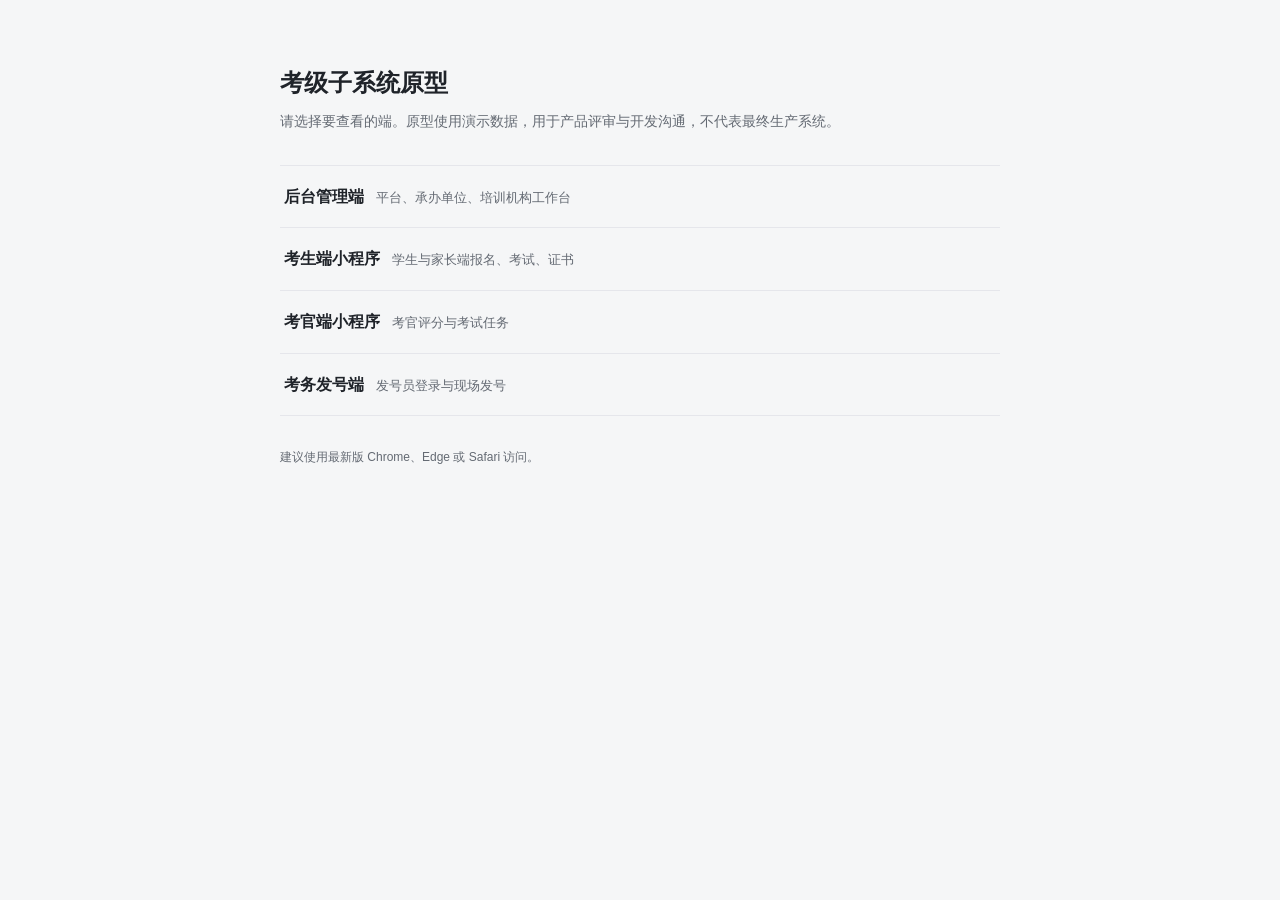
<file: current/index.html>
<!DOCTYPE html>
<html lang="zh-CN">
<head>
<meta charset="UTF-8" />
<meta name="viewport" content="width=device-width, initial-scale=1" />
<title>考级子系统原型</title>
<style>
  :root {
    --brand: #1677ff;
    --ink: #1f2329;
    --muted: #646a73;
    --line: #e5e6eb;
    --bg: #f5f6f7;
  }
  * { box-sizing: border-box; }
  body {
    margin: 0;
    padding: 64px 24px;
    background: var(--bg);
    color: var(--ink);
    font: 14px/1.6 -apple-system, "PingFang SC", "Microsoft YaHei", sans-serif;
  }
  main { max-width: 720px; margin: 0 auto; }
  h1 { margin: 0 0 8px; font-size: 24px; letter-spacing: 0; }
  .lede { margin: 0 0 32px; color: var(--muted); }
  ul { list-style: none; margin: 0; padding: 0; border-top: 1px solid var(--line); }
  li { border-bottom: 1px solid var(--line); }
  a {
    display: flex;
    align-items: baseline;
    gap: 12px;
    padding: 18px 4px;
    color: var(--ink);
    text-decoration: none;
  }
  a:hover .name { color: var(--brand); }
  .name { font-size: 16px; font-weight: 600; }
  .desc { color: var(--muted); font-size: 13px; }
  footer { margin-top: 32px; color: var(--muted); font-size: 12px; }
</style>
</head>
<body>
<main>
  <h1>考级子系统原型</h1>
  <p class="lede">请选择要查看的端。原型使用演示数据，用于产品评审与开发沟通，不代表最终生产系统。</p>
  <ul>
    <li><a href="./admin/"><span class="name">后台管理端</span><span class="desc">平台、承办单位、培训机构工作台</span></a></li>
    <li><a href="./student/"><span class="name">考生端小程序</span><span class="desc">学生与家长端报名、考试、证书</span></a></li>
    <li><a href="./judge/"><span class="name">考官端小程序</span><span class="desc">考官评分与考试任务</span></a></li>
    <li><a href="./student/#issuer-login"><span class="name">考务发号端</span><span class="desc">发号员登录与现场发号</span></a></li>
  </ul>
  <footer>建议使用最新版 Chrome、Edge 或 Safari 访问。</footer>
</main>
</body>
</html>
</file>
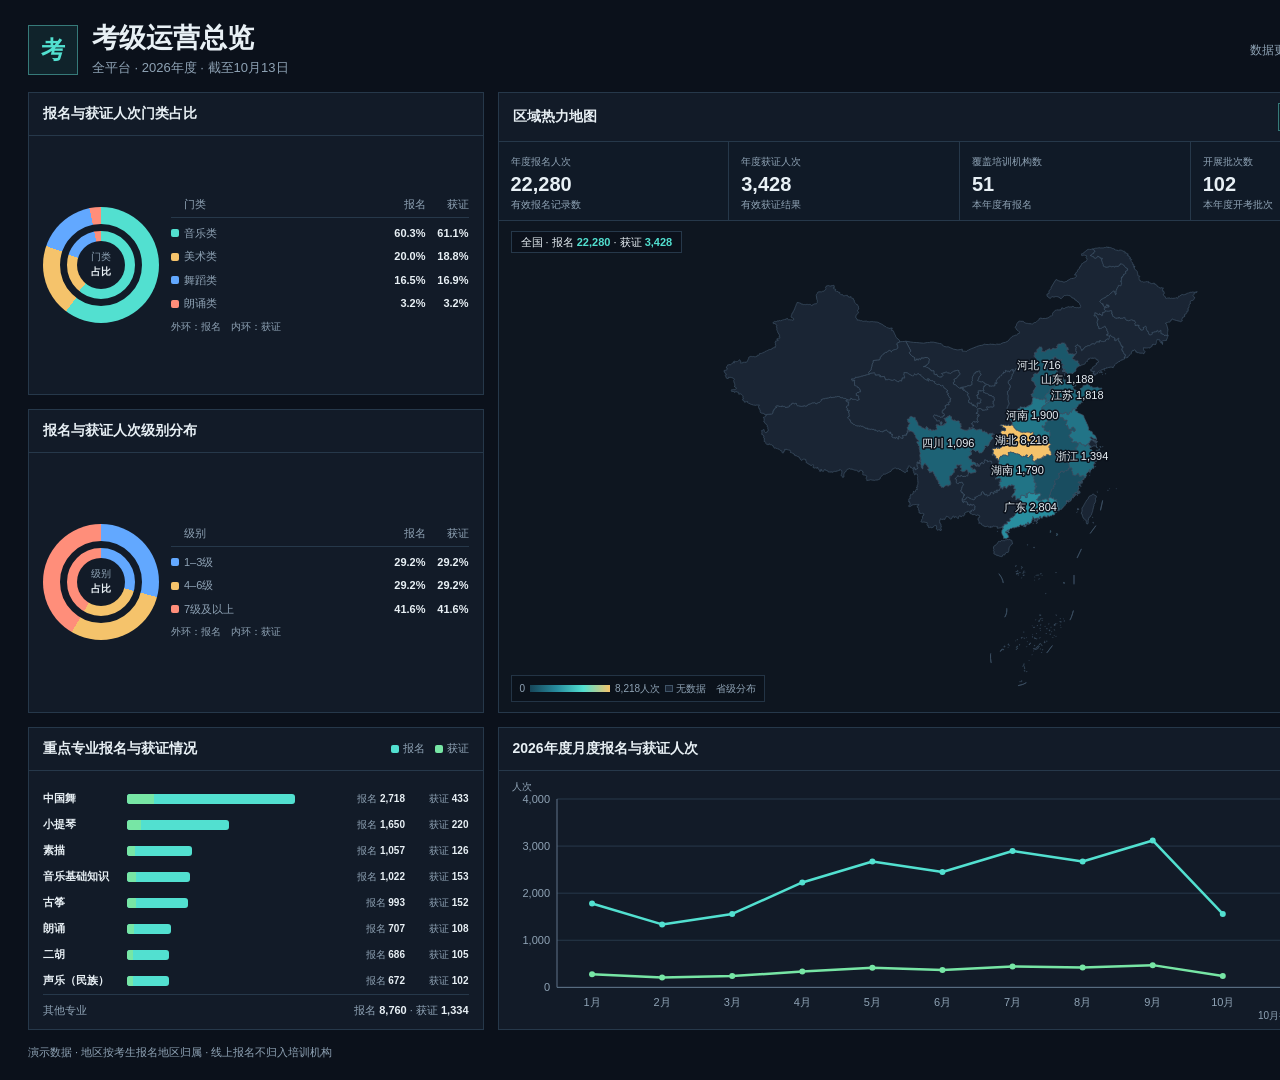
<file: current/admin/__drill-test.html>
<!doctype html>
<html lang="zh-CN">
<head>
<meta charset="utf-8">
<title>drill test</title>
<style>html,body{margin:0;background:#000}iframe{width:1920px;height:1080px;border:0;display:block}</style>
</head>
<body>
<iframe id="stage" src="./exam-dashboard-cockpit.html"></iframe>
<script>
(function () {
  var depth = Number((location.search.match(/depth=(\d+)/) || [])[1] || 0);
  var frame = document.getElementById("stage");
  function click(selector) {
    var node = frame.contentDocument.querySelector(selector);
    if (!node) { console.log("missing target: " + selector); return false; }
    node.dispatchEvent(new MouseEvent("click", { bubbles: true }));
    return true;
  }
  frame.addEventListener("load", function () {
    setTimeout(function () {
      if (depth >= 1) click('[data-heat-city="wuhan"]');
      setTimeout(function () {
        if (depth >= 2) click('[data-heat-district="\u6d2a\u5c71\u533a"]');
      }, 400);
    }, 700);
  });
}());
</script>
</body>
</html>
</file>
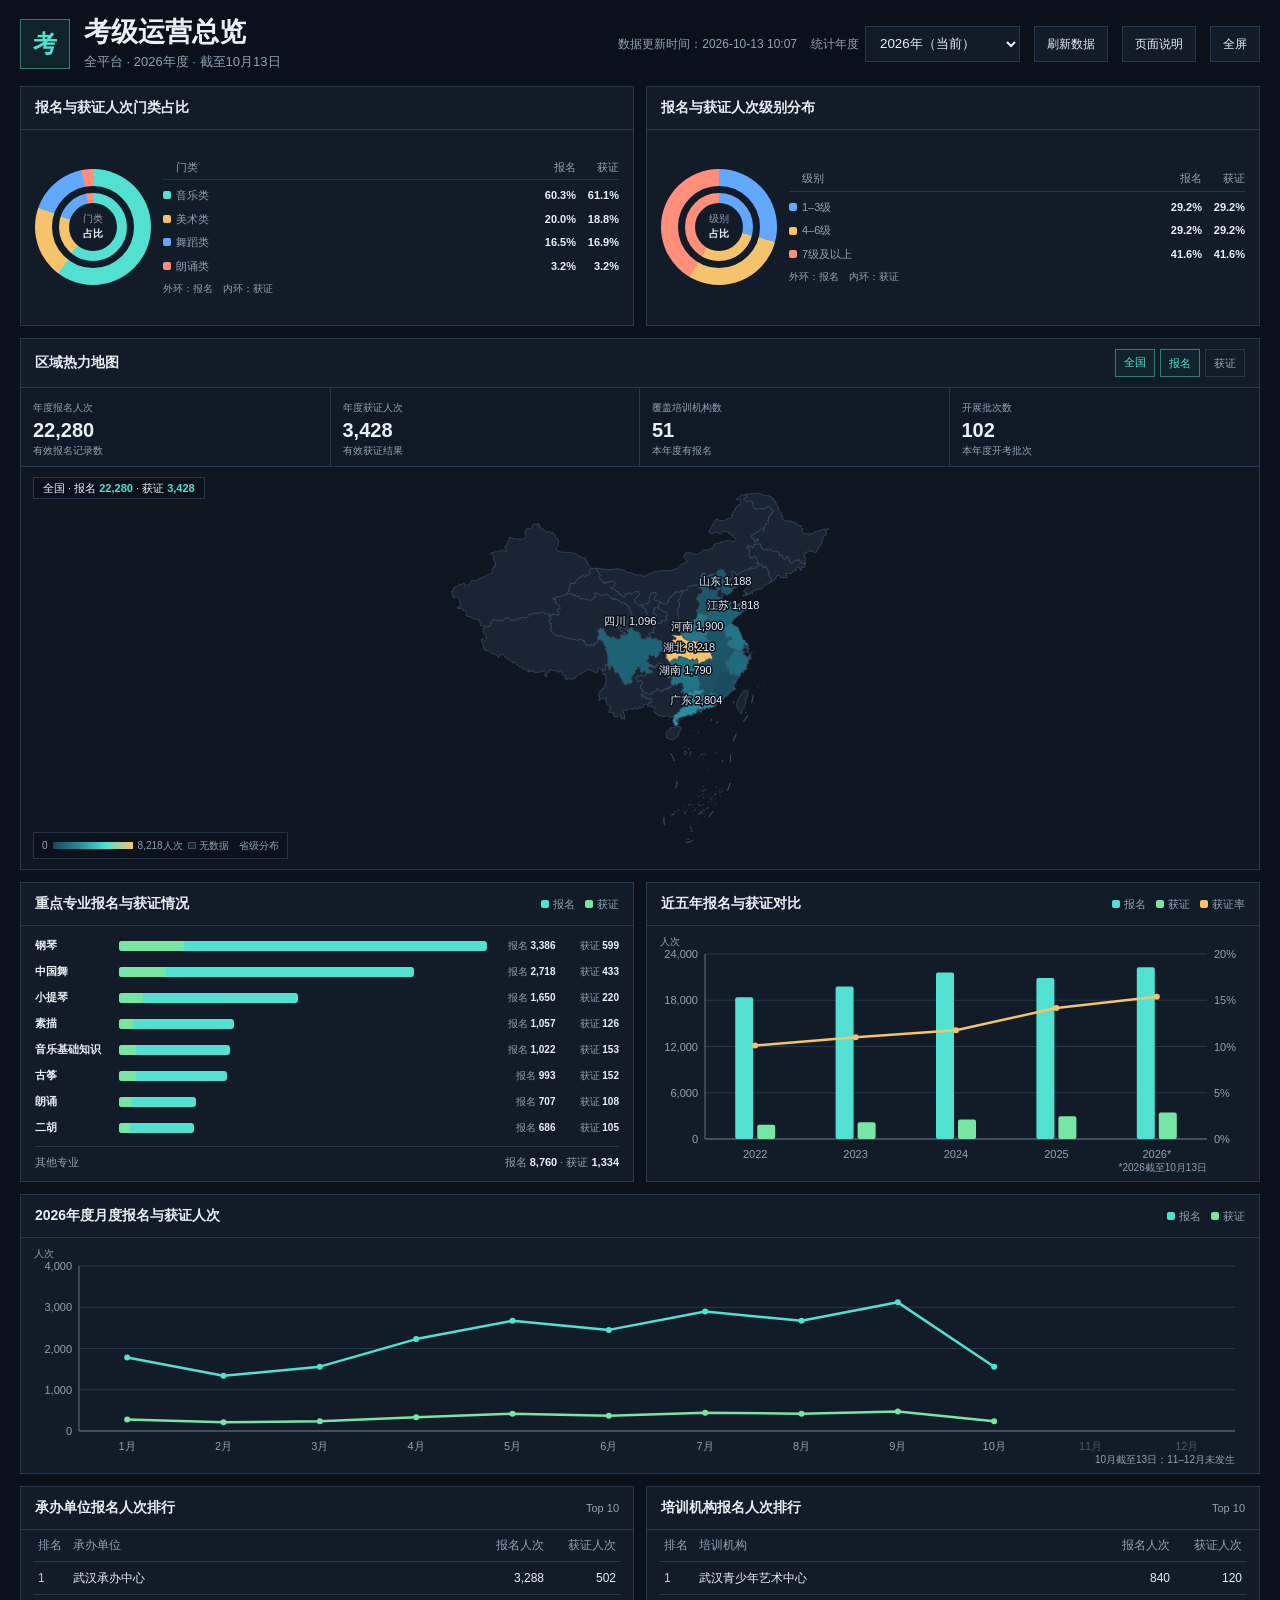
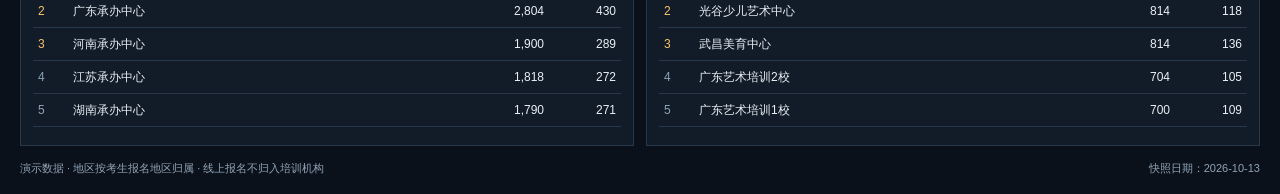
<file: current/admin/exam-dashboard-cockpit.html>
<!doctype html>
<html lang="zh-CN">
<head>
  <meta charset="utf-8">
  <meta name="viewport" content="width=device-width, initial-scale=1">
  <title>考级运营总览</title>
  <style>
    :root { --bg:#0b111b; --panel:#121b28; --line:#26384a; --text:#e8f0f5; --muted:#8fa3b5; --cyan:#52e0d0; --green:#77e6a5; --blue:#62a8ff; --amber:#f5c36b; --coral:#ff8e7a; }
    * { box-sizing:border-box; }
    html,body { margin:0; min-height:100%; background:var(--bg); color:var(--text); font:14px/1.5 "PingFang SC","Microsoft YaHei",sans-serif; }
    button { font:inherit; }
    button:focus-visible { outline:2px solid var(--amber); outline-offset:3px; }
    .cockpit { height:100vh; min-height:960px; padding:22px 28px 18px; display:grid; grid-template-rows:auto minmax(0,1fr) auto; gap:14px; }
    .topbar,.brand,.top-actions { display:flex; align-items:center; gap:14px; }
    .topbar { justify-content:space-between; gap:24px; }
    .brand-mark { width:50px; height:50px; flex-shrink:0; border:1px solid #367a79; background:#10232b; color:var(--cyan); display:grid; place-items:center; font-size:24px; font-weight:800; }
    h1 { margin:0; font-size:27px; line-height:1.2; }
    .brand-sub { margin:4px 0 0; color:var(--muted); font-size:13px; }
    .top-actions { color:var(--muted); font-size:12px; flex-wrap:wrap; justify-content:flex-end; }
    .year-picker { display:inline-flex; align-items:center; gap:6px; color:var(--muted); }
    .year-picker label { white-space:nowrap; }
    .year-picker select { min-width:92px; height:36px; padding:0 28px 0 10px; border:1px solid var(--line); background:var(--panel); color:var(--text); cursor:pointer; }
    .control { height:36px; padding:0 12px; background:var(--panel); color:var(--text); border:1px solid var(--line); cursor:pointer; }
    .explain-dialog { position:fixed; inset:0; z-index:20; display:flex; justify-content:flex-end; background:rgba(3,8,15,.68); }
    .explain-dialog[hidden] { display:none; }
    .explain-panel { width:min(680px,94vw); height:100%; overflow:auto; padding:24px 28px 36px; border-left:1px solid var(--line); background:#101a27; box-shadow:-18px 0 40px rgba(0,0,0,.28); }
    .explain-head { display:flex; align-items:flex-start; justify-content:space-between; gap:18px; padding-bottom:16px; border-bottom:1px solid var(--line); }
    .explain-head h2 { margin:0; font-size:20px; }
    .explain-head p { margin:5px 0 0; color:var(--muted); font-size:12px; }
    .explain-close { width:32px; height:32px; border:1px solid var(--line); background:transparent; color:var(--text); cursor:pointer; font-size:20px; line-height:1; }
    .explain-section { padding:16px 0; border-bottom:1px solid var(--line); }
    .explain-section:last-child { border-bottom:0; }
    .explain-section h3 { margin:0 0 8px; color:var(--cyan); font-size:14px; }
    .explain-section p { margin:5px 0; color:var(--muted); font-size:12px; line-height:1.7; }
    .explain-section strong { color:var(--text); font-weight:600; }
    .explain-list { display:grid; gap:7px; margin:0; padding-left:18px; color:var(--muted); font-size:12px; line-height:1.65; }
    .heat-metrics { display:grid; grid-template-columns:repeat(4,minmax(0,1fr)); border-bottom:1px solid var(--line); background:#101a27; }
    .heat-metric { min-width:0; padding:8px 12px; border-right:1px solid var(--line); }
    .heat-metric:last-child { border-right:0; }
    .heat-metric .metric-label,.heat-metric .metric-foot { color:var(--muted); font-size:10px; }
    .heat-metric .metric-value { display:block; margin:2px 0; color:var(--text); font-size:20px; font-weight:800; line-height:1.1; font-variant-numeric:tabular-nums; }
    .main { min-height:0; display:grid; grid-template-columns:repeat(4,minmax(0,1fr)); grid-template-rows:repeat(3,minmax(0,1fr)); gap:14px; }
    .cell { min-width:0; min-height:0; display:grid; grid-template-rows:auto minmax(0,1fr); border:1px solid var(--line); background:var(--panel); }
    .cell-pie { grid-area:1 / 1 / 2 / 2; }
    .cell-ring { grid-area:2 / 1 / 3 / 2; }
    .cell-bars { grid-area:3 / 1 / 4 / 2; }
    .cell-heat { grid-area:1 / 2 / 3 / 4; grid-template-rows:auto auto minmax(0,1fr); }
    .cell-trend { grid-area:3 / 2 / 4 / 4; }
    .cell-years { grid-area:1 / 4 / 2 / 5; }
    .cell-organizer { grid-area:2 / 4 / 3 / 5; }
    .cell-training { grid-area:3 / 4 / 4 / 5; }
    .panel-head { padding:10px 14px; border-bottom:1px solid var(--line); display:flex; align-items:center; justify-content:space-between; flex-wrap:wrap; gap:6px 10px; min-height:43px; }
    .panel-head h2 { margin:0; font-size:14px; line-height:1.4; }
    .series-legend { display:flex; align-items:center; gap:10px; color:var(--muted); font-size:11px; }
    .series-legend span { display:inline-flex; align-items:center; gap:4px; }
    .series-legend i { width:8px; height:8px; border-radius:2px; background:var(--cyan); }
    .series-legend .cert { background:var(--green); }
    .category-compare { min-height:0; padding:14px; display:grid; grid-template-columns:116px minmax(0,1fr); gap:12px; align-items:center; }
    .double-donut { width:116px; aspect-ratio:1; border-radius:50%; display:grid; place-items:center; }
    .double-donut-inner { width:82px; aspect-ratio:1; border:7px solid var(--panel); border-radius:50%; display:grid; place-items:center; }
    .double-donut-center { width:48px; aspect-ratio:1; border-radius:50%; background:var(--panel); display:grid; place-content:center; gap:1px; text-align:center; }
    .double-donut-center span { color:var(--muted); font-size:10px; line-height:1.2; }
    .double-donut-center b { font-size:10px; }
    .category-legend { min-width:0; display:grid; gap:7px; }
    .category-legend-head,.category-legend-row { display:grid; grid-template-columns:8px minmax(40px,1fr) 38px 38px; gap:5px; align-items:center; font-size:11px; }
    .category-legend-head { color:var(--muted); padding-bottom:4px; border-bottom:1px solid var(--line); }
    .category-legend-row { color:var(--muted); }
    .category-legend-row i { width:8px; height:8px; background:var(--c); border-radius:2px; }
    .category-legend-row strong,.category-legend-head span:nth-last-child(-n+2) { text-align:right; font-variant-numeric:tabular-nums; }
    .category-legend-row strong { color:var(--text); font-weight:600; }
    .ring-key { display:flex; flex-wrap:wrap; gap:6px 10px; font-size:10px; color:var(--muted); }
    .major-body { padding:10px 14px; min-height:0; display:grid; grid-template-rows:minmax(0,1fr) auto; gap:7px; }
    .scroll-viewport { min-height:0; overflow-y:auto; scrollbar-width:none; }
    .scroll-viewport::-webkit-scrollbar { display:none; }
    .major-list { display:grid; gap:4px; }
    .major-row { min-width:0; min-height:22px; display:grid; grid-template-columns:76px minmax(48px,1fr) 124px; gap:8px; align-items:center; font-size:11px; }
    .major-row strong { font-weight:600; line-height:1.2; overflow-wrap:anywhere; }
    .major-track { height:10px; width:var(--enroll-width); min-width:2px; border-radius:3px; background:var(--cyan); position:relative; overflow:hidden; }
    .major-track i { position:absolute; inset:0 auto 0 0; width:var(--cert-ratio); background:var(--green); }
    .major-stats { display:grid; grid-template-columns:1fr 1fr; gap:3px; color:var(--muted); font-size:10px; text-align:right; font-variant-numeric:tabular-nums; }
    .major-stats b { color:var(--text); }
    .major-summary { display:flex; justify-content:space-between; flex-wrap:wrap; gap:4px 8px; padding-top:7px; border-top:1px solid var(--line); color:var(--muted); font-size:11px; }
    .major-summary b { color:var(--text); font-weight:600; }
    .chart { padding:8px 10px 6px; min-height:0; }
    .chart svg { display:block; width:100%; height:100%; }
    .chart-grid { stroke:var(--line); stroke-width:1; }
    .chart-axis { stroke:#60758a; stroke-width:1; }
    .chart-label { fill:var(--muted); font-size:11px; }
    .chart-title { fill:var(--muted); font-size:10px; }
    .chart-line { fill:none; stroke-width:2.5; stroke-linejoin:round; stroke-linecap:round; }
    .table-wrap { min-height:0; padding:0 12px 8px; display:grid; grid-template-rows:minmax(0,1fr); }
    .ranking-scroll { min-height:0; }
    table { width:100%; border-collapse:collapse; table-layout:fixed; }
    th,td { padding:7px 5px; border-bottom:1px solid var(--line); font-size:12px; text-align:left; }
    th { color:var(--muted); font-weight:500; white-space:nowrap; }
    th:first-child,td:first-child { width:35px; }
    th:nth-last-child(-n+2),td:nth-last-child(-n+2) { width:72px; text-align:right; font-variant-numeric:tabular-nums; }
    td:nth-child(2) { white-space:nowrap; overflow:hidden; text-overflow:ellipsis; }
    tbody tr:last-child td { border-bottom:0; }
    .rank { color:var(--muted); }
    tr:nth-child(-n+3) .rank { color:var(--amber); }
    .heat-body { min-height:0; display:grid; grid-template-rows:minmax(0,1fr); }
    .heat-canvas { position:relative; min-height:0; background:#0e1620; overflow:hidden; }
    .heat-canvas svg { display:block; width:100%; height:100%; }
    .heat-shape { stroke:#405467; stroke-width:.7; vector-effect:non-scaling-stroke; }
    .heat-shape.is-hot { cursor:zoom-in; }
    .heat-shape:hover,.heat-shape:focus-visible { stroke:var(--cyan); stroke-width:1.8; outline:none; }
    .heat-shape.is-focus { stroke:var(--cyan); stroke-width:2; }
    .heat-label { fill:var(--text); font-size:11px; paint-order:stroke; stroke:#0b111b; stroke-width:3; stroke-linejoin:round; pointer-events:none; }
    .heat-overlay { position:absolute; left:12px; top:10px; }
    .heat-scope { padding:4px 9px; border:1px solid var(--line); background:#0b111be8; font-size:11px; }
    .heat-scope b { color:var(--cyan); }
    .heat-tip { position:absolute; z-index:2; padding:8px 10px; min-width:130px; border:1px solid #367a79; background:#0b111bf5; color:var(--muted); font-size:11px; pointer-events:none; }
    .heat-tip strong { display:block; color:var(--text); margin-bottom:4px; }
    .heat-tip span { display:block; }
    .heat-tip b { color:var(--text); }
    .panel-tools,.heat-crumbs,.heat-tabs { display:flex; gap:5px; align-items:center; flex-wrap:wrap; }
    .heat-crumb,.heat-tab { padding:4px 8px; min-height:28px; border:1px solid var(--line); background:transparent; color:var(--muted); font-size:11px; cursor:pointer; }
    .heat-crumb.is-current,.heat-tab.active { border-color:#367a79; color:var(--cyan); background:#10232b; }
    .heat-sep { color:var(--muted); }
    .heat-foot { position:absolute; left:12px; bottom:10px; z-index:3; display:flex; align-items:center; flex-wrap:wrap; gap:6px 10px; max-width:calc(100% - 24px); padding:5px 8px; border:1px solid rgba(38,56,74,.9); background:rgba(11,17,27,.84); font-size:10px; color:var(--muted); }
    .heat-legend { display:flex; gap:5px; align-items:center; }
    .heat-ramp { width:80px; height:7px; background:linear-gradient(90deg,#174659,#278c9e,#52e0d0,#f5c36b); }
    .heat-empty i { display:inline-block; width:8px; height:7px; margin-right:3px; border:1px solid #405467; background:#1a2534; }
    .footer { display:flex; justify-content:space-between; flex-wrap:wrap; gap:5px 16px; color:var(--muted); font-size:11px; }
    .refresh-status { color:var(--green); min-height:18px; }
    [hidden] { display:none!important; }
    @media (max-width:1600px) {
      .cockpit { height:auto; min-height:100vh; padding:16px 20px; }
      .metric-value { font-size:28px; }
      .main { grid-template-columns:repeat(2,minmax(0,1fr)); grid-template-rows:240px 260px 260px 300px 280px 260px; gap:12px; }
      .cell-pie { grid-area:1 / 1 / 2 / 2; }
      .cell-ring { grid-area:1 / 2 / 2 / 3; }
      .cell-heat { grid-area:2 / 1 / 4 / 3; }
      .cell-bars { grid-area:4 / 1 / 5 / 2; }
      .cell-years { grid-area:4 / 2 / 5 / 3; }
      .cell-trend { grid-area:5 / 1 / 6 / 3; }
      .cell-organizer { grid-area:6 / 1 / 7 / 2; }
      .cell-training { grid-area:6 / 2 / 7 / 3; }
    }
    @media (max-width:800px) {
      .cockpit { padding:14px 12px; gap:12px; }
      .topbar { align-items:flex-start; flex-direction:column; gap:10px; }
      .top-actions { justify-content:flex-start; gap:8px; }
      .heat-metrics { grid-template-columns:repeat(2,minmax(0,1fr)); }
      .heat-metric:nth-child(2) { border-right:0; }
      .heat-metric:nth-child(-n+2) { border-bottom:1px solid var(--line); }
      h1 { font-size:23px; }
      .heat-metric { padding:8px 10px; }
      .main { display:flex; flex-direction:column; }
      .main>.cell { min-height:260px; }
      .main>.cell-heat { min-height:420px; order:-1; }
      .main>.cell-bars { min-height:300px; }
      .category-compare { grid-template-columns:112px minmax(0,1fr); padding:12px; gap:10px; }
      .double-donut { width:112px; }
      .major-row { grid-template-columns:72px minmax(36px,1fr) 118px; gap:6px; }
      .table-wrap { padding:0 8px 8px; }
      th,td { font-size:11px; }
      th:nth-last-child(-n+2),td:nth-last-child(-n+2) { width:65px; }
      .heat-foot { font-size:10px; }
    }
  </style>
</head>
<body>
  <div class="cockpit">
    <header class="topbar">
      <div class="brand"><div class="brand-mark">考</div><div><h1>考级运营总览</h1><p class="brand-sub" data-brand-sub>全平台 · 2026年度 · 截至10月13日</p></div></div>
      <div class="top-actions"><span>数据更新时间：<time data-updated-at datetime="2026-10-13T10:07:00+08:00">2026-10-13 10:07</time></span><div class="year-picker"><label for="dashboard-year">统计年度</label><select id="dashboard-year" data-year-picker aria-label="选择统计年度"></select></div><button class="control" type="button" data-refresh>刷新数据</button><button class="control" type="button" data-explain>页面说明</button><button class="control" type="button" data-fullscreen>全屏</button></div>
    </header>
    <main class="main">
      <section class="cell cell-pie"><div class="panel-head"><h2>报名与获证人次门类占比</h2></div><div class="category-compare" data-category-chart></div></section>
      <section class="cell cell-ring"><div class="panel-head"><h2>报名与获证人次级别分布</h2></div><div class="category-compare" data-level-chart></div></section>
      <section class="cell cell-bars">
        <div class="panel-head"><h2>重点专业报名与获证情况</h2><div class="series-legend"><span><i></i>报名</span><span><i class="cert"></i>获证</span></div></div>
        <div class="major-body"><div class="scroll-viewport" data-major-scroll role="region" aria-label="重点专业 Top 10 排名，可自动滚动"><div class="major-list" data-major-list></div></div><div class="major-summary" data-major-summary></div></div>
      </section>
      <section class="cell cell-heat">
        <div class="panel-head"><h2>区域热力地图</h2><div class="panel-tools"><nav class="heat-crumbs" data-heat-crumbs aria-label="区域下钻路径"></nav><div class="heat-tabs" role="group" aria-label="地图统计指标"><button class="heat-tab active" type="button" data-heat-metric="enroll" aria-pressed="true">报名</button><button class="heat-tab" type="button" data-heat-metric="cert" aria-pressed="false">获证</button></div></div></div>
        <div class="heat-metrics" aria-label="区域热力地图核心指标">
          <article class="heat-metric"><span class="metric-label">年度报名人次</span><strong class="metric-value" data-total-enroll></strong><div class="metric-foot">有效报名记录数</div></article>
          <article class="heat-metric"><span class="metric-label">年度获证人次</span><strong class="metric-value" data-total-cert></strong><div class="metric-foot">有效获证结果</div></article>
          <article class="heat-metric"><span class="metric-label">覆盖培训机构数</span><strong class="metric-value" data-total-training></strong><div class="metric-foot">本年度有报名</div></article>
          <article class="heat-metric"><span class="metric-label">开展批次数</span><strong class="metric-value" data-total-batches></strong><div class="metric-foot">本年度开考批次</div></article>
        </div>
        <div class="heat-body"><div class="heat-canvas" data-heat-canvas><svg data-heat-svg role="group" aria-label="全国报名热力地图"></svg><div class="heat-overlay"><span class="heat-scope" data-heat-scope></span></div><div class="heat-tip" data-heat-tip hidden></div><div class="heat-foot"><div class="heat-legend"><span data-heat-min></span><i class="heat-ramp" aria-hidden="true"></i><span data-heat-max></span><span class="heat-empty"><i></i>无数据</span></div><span data-heat-note></span></div></div></div>
      </section>
      <section class="cell cell-trend"><div class="panel-head"><h2 data-month-title>2026年度月度报名与获证人次</h2><div class="series-legend"><span><i></i>报名</span><span><i class="cert"></i>获证</span></div></div><div class="chart" data-month-chart><svg role="img" data-month-chart-label aria-label="2026年度各报名月报名与获证人次（同届口径）"></svg></div></section>
      <section class="cell cell-years"><div class="panel-head"><h2>近五年报名与获证对比</h2><div class="series-legend"><span><i></i>报名</span><span><i class="cert"></i>获证</span><span><i style="background:#f5c36b"></i>获证率</span></div></div><div class="chart" data-year-chart><svg role="img" aria-label="2022年至2026年报名与获证人次及获证率，2026年截至10月13日"></svg></div></section>
      <section class="cell cell-organizer"><div class="panel-head"><h2>承办单位报名人次排行</h2><span class="series-legend">Top 10</span></div><div class="table-wrap"><div class="scroll-viewport ranking-scroll" data-organizer-scroll role="region" aria-label="承办单位报名人次 Top 10 排名，可自动滚动"><table><thead><tr><th>排名</th><th>承办单位</th><th>报名人次</th><th>获证人次</th></tr></thead><tbody data-organizer-rows></tbody></table></div></div></section>
      <section class="cell cell-training"><div class="panel-head"><h2>培训机构报名人次排行</h2><span class="series-legend">Top 10</span></div><div class="table-wrap"><div class="scroll-viewport ranking-scroll" data-training-scroll role="region" aria-label="培训机构报名人次 Top 10 排名，可自动滚动"><table><thead><tr><th>排名</th><th>培训机构</th><th>报名人次</th><th>获证人次</th></tr></thead><tbody data-training-rows></tbody></table></div></div></section>
    </main>
    <footer class="footer"><span>演示数据 · 地区按考生报名地区归属 · 线上报名不归入培训机构</span><span class="refresh-status" role="status" aria-live="polite" data-refresh-status></span><span data-snapshot-label>快照日期：2026-10-13</span></footer>
  </div>
  <div class="explain-dialog" data-explain-dialog hidden>
    <aside class="explain-panel" role="dialog" aria-modal="true" aria-labelledby="explain-title">
      <div class="explain-head"><div><h2 id="explain-title">考级运营总览页面说明</h2><p>指标口径、数据来源、计算规则与交互说明</p></div><button class="explain-close" type="button" data-explain-close aria-label="关闭页面说明">×</button></div>
      <section class="explain-section"><h3>一、页面范围与通用口径</h3><p><strong>数据范围：</strong>全平台考级业务；当前原型使用本地演示数据，正式系统应替换为后端统计接口。</p><p><strong>统计周期：</strong>年度口径为当前年度，截至页面标注的快照日期；历史年度按自然年统计。</p><p><strong>数据范围：</strong>当前角色可见的已发布、已结束、已归档批次；待发布批次不计入。</p><p><strong>人次定义：</strong>以有效报名记录为统计单位。同一考生报名多个专业、级别或批次时，按多条报名记录计数，不按自然人去重。</p><p><strong>有效报名：</strong>已缴费、待退款的报名计入；待缴费、已取消、已退款不计入（待退款在退款完成前仍计入，退款完成后剔除）。</p><p><strong>获证归年：</strong>报名与获证均按报名 cohort 口径归属统计年度——以报名提交时间归年，该届的获证结果不按证书生效时间另归年度；证书以首次实际生效（发布）为准，预生成记录不计入获证，获证日期仅用于判断该届报名是否获证，不参与归年归月。</p><p><strong>历史年度：</strong>历史年度数据按当前有效状态回算，非冻结快照；跨年退款、撤销会导致历史年度数字调整。</p></section>
      <section class="explain-section"><h3>二、区域热力地图内核心指标</h3><ul class="explain-list"><li><strong>年度报名人次：</strong>定义为当前年度有效报名记录数；来源为报名记录的 registration、year、报名状态字段；公式为 COUNT(有效报名记录)，有效报名状态见第一节。</li><li><strong>年度获证人次：</strong>定义为当前年度报名 cohort 中已获证的报名记录数；以首次实际生效（发布）的获证结果为准，预生成不计入；获证日期仅用于判断该届报名是否获证，不参与归年归月。</li><li><strong>覆盖培训机构数：</strong>定义为当前年度存在有效报名的培训机构去重数量；来源为报名记录 training 字段；公式为 COUNT(DISTINCT training)，平台直属或无培训机构归属不计入机构数。</li><li><strong>开展批次数：</strong>定义为统计年度内开展考试的批次去重数量；来源为批次的计划开考时间（exam_start_time）与生命周期状态；口径为 exam_start_time 落在统计年度内、且生命周期处于已发布、已结束、已归档的批次去重数。</li></ul></section>
      <section class="explain-section"><h3>三、门类占比与级别分布</h3><p><strong>门类占比：</strong>外环为报名人次，内环为获证人次；按音乐类、美术类、舞蹈类、朗诵类分组。各类占比 = 本类人次 ÷ 全部有效人次 × 100%，百分比按展示精度四舍五入，合计可能因四舍五入出现 1 个百分点误差。</p><p><strong>级别分布：</strong>按 1–3 级、4–6 级、7 级及以上三组统计，11 级（表演文凭级）计入第三组；计算方式与门类一致。图例、悬浮提示和中心文字用于区分报名与获证两个口径，无点击下钻。</p></section>
      <section class="explain-section"><h3>四、重点专业报名与获证情况</h3><p>按专业报名人次降序展示 Top 10；蓝绿色底条表示报名人次相对最大专业的比例，绿色覆盖部分表示获证人次占该专业报名人次的比例。右侧展示报名人次与获证人次。其余专业合并为“其他专业”，只展示汇总数，不参与 Top 10 条形排名。</p><p><strong>获证率：</strong>获证人次 ÷ 报名人次 × 100%。当前页面以数值和条形覆盖表达规模与转化关系，不承载专业筛选或点击跳转。</p></section>
      <section class="explain-section"><h3>五、区域热力地图</h3><p><strong>数据来源：</strong>按考生报名所在地区汇总报名与获证结果（取考生地区，不取报名机构地址、不取考点地址；线上批次无考点，同样按考生地区归类；未归属地区单独计量，不归入默认地区）；地图颜色按当前选中的报名或获证口径计算区域值，颜色越亮表示人数越多。</p><ul class="explain-list"><li>默认展示全国省级地图，点击湖北省进入省级市州地图。</li><li>点击市州进入市级区县地图，点击区县进入区县聚焦视图。</li><li>面包屑支持返回全国、省、市任一层级；“报名/获证”按钮切换地图统计口径。</li><li>无下级地理边界资源的地区只展示当前层级，不伪造市县地图；无数据区域显示为无数据。</li></ul></section>
      <section class="explain-section"><h3>六、趋势、近五年与排行</h3><p><strong>本年度月度趋势：</strong>按报名提交月份统计报名人次；获证人次按所属报名月份统计（同届 cohort 口径，不按证书生效月份另归）。横轴为月份，纵轴为人次。未到月份不绘制数据，避免把未来月份误显示为 0。</p><p><strong>近五年对比：</strong>按自然年对比报名人次、获证人次和获证率；当前年度按快照日期统计，历史年度按完整年度统计且为当前有效状态回算值（见第一节）。获证率 = 该年度报名 cohort 的获证人次 ÷ 报名人次（同届转化）。报名与获证使用同一人数轴，获证率使用右侧百分比轴。</p><p><strong>承办单位/培训机构排行：</strong>按报名人次降序取 Top 10，同时展示对应获证人次；承办单位按报名记录 organiser 归属，培训机构按 training 归属。承办单位榜仅纳入组织类型为承办单位的批次所属单位，平台直属批次与培训机构自有批次不进入承办榜，其数据仍计入总览及其他分布。线上报名无培训机构归属，不纳入培训机构排行。</p></section>
      <section class="explain-section"><h3>七、刷新与权限</h3><p><strong>刷新数据：</strong>当前为原型演示按钮，点击后重新计算本地演示数据并更新更新时间；正式系统应调用驾驶舱统计接口后再更新页面。</p><p><strong>页面权限：</strong>驾驶舱只读，不提供报名、成绩、证书等业务操作；正式系统应按平台、承办单位和培训机构的数据权限返回可见范围。</p></section>
    </aside>
  </div>
  <script src="./exam-dashboard-china-geo.js"></script>
  <script src="./exam-dashboard-hubei-geo.js"></script>
  <script>
    (function () {
      "use strict";
      var SNAPSHOT_YEAR = 2026, SNAPSHOT_MONTH = 10;
      var chinaGeo = window.HBYX_CHINA_GEO || [];
      var heatGeo = window.HBYX_HUBEI_GEO || {};
      var CITY_SCOPES = { "武汉市":"wuhan", "宜昌市":"yichang", "襄阳市":"xiangyang", "黄石市":"huangshi", "十堰市":"shiyan", "荆州市":"jingzhou" };
      var CITY_WEIGHTS = [["武汉市",10],["宜昌市",5],["襄阳市",4],["黄石市",2],["十堰市",2],["荆州市",2]];
      var REGION_WEIGHTS = [["湖北省",8200],["湖南省",1800],["广东省",2800],["河南省",1900],["浙江省",1400],["四川省",1100],["江苏省",1800],["山东省",1200],["河北省",700],["安徽省",600],["江西省",480],["福建省",300]];
      var MONTH_WEIGHTS = [8,6,7,10,12,11,13,12,14,7];
      var CATEGORY_COLORS = ["#52e0d0","#f5c36b","#62a8ff","#ff8e7a"];
      var MAJORS = [
        ["钢琴","音乐类",9480,1688],["中国舞","舞蹈类",7610,1220],["小提琴","音乐类",4620,620],["素描","美术类",2960,356],["音乐基础知识","音乐类",2860,432],["古筝","音乐类",2780,428],
        ["二胡","音乐类",1920,296],["声乐（民族）","音乐类",1880,288],["声乐（通俗）","音乐类",1760,270],["电子琴","音乐类",1480,226],["少儿歌唱","音乐类",1420,216],
        ["竹笛","音乐类",1260,194],["葫芦丝","音乐类",1180,182],["民谣吉他","音乐类",1060,162],["古典吉他","音乐类",980,150],["长笛","音乐类",920,140],["单簧管","音乐类",760,116],
        ["萨克斯管","音乐类",680,104],["手风琴","音乐类",620,94],["大提琴","音乐类",560,86],["小号","音乐类",480,72],["电吉他","音乐类",460,70],["爵士鼓","音乐类",420,64],
        ["国际标准舞","舞蹈类",1580,242],["芭蕾舞","舞蹈类",1120,172],["硬笔书法","美术类",1680,258],["软笔书法","美术类",1420,218],["儿童画","美术类",1380,212],["速写","美术类",1080,166],
        ["水粉画","美术类",880,134],["水彩画","美术类",760,116],["漫画","美术类",680,104],["人物","美术类",620,94],["山水","美术类",560,86],["花鸟","美术类",480,74],["朗诵","朗诵类",1980,304]
      ];
      var YEAR_SEEDS = [[2022,18400,1860],[2023,19800,2180],[2024,21600,2540],[2025,20900,2960],[2026,22280,3428]];
      function fmt(value) { return Number(value).toLocaleString("zh-CN"); }
      function esc(value) { return String(value).replace(/[&<>"']/g,function(c){return {"&":"&amp;","<":"&lt;",">":"&gt;",'"':"&quot;","'":"&#39;"}[c];}); }
      function svgEl(tag,attrs,text) {
        var node=document.createElementNS("http://www.w3.org/2000/svg",tag);
        Object.keys(attrs||{}).forEach(function(k){node.setAttribute(k,attrs[k]);});
        if(text!==undefined) node.textContent=text;
        return node;
      }
      // Largest remainder allocation keeps every generated dimension total exact.
      function allocate(total,weights) {
        var sum=weights.reduce(function(a,b){return a+b;},0);
        var parts=weights.map(function(w,index){var raw=total*w/sum;return {index:index,value:Math.floor(raw),remainder:raw%1};});
        var left=total-parts.reduce(function(s,p){return s+p.value;},0);
        parts.slice().sort(function(a,b){return b.remainder-a.remainder||a.index-b.index;}).slice(0,left).forEach(function(p){p.value++;});
        return parts.map(function(p){return p.value;});
      }
      function slots(quotas,values) {
        var result=[];
        quotas.forEach(function(count,index){for(var i=0;i<count;i++) result.push(values[index]);});
        return result;
      }
      function gcd(a,b) { while(b){var t=b;b=a%b;a=t;}return a; }
      function stepFor(total,start) { while(gcd(total,start)!==1) start++;return start; }
      function cityFor(index) {
        var slot=(index*7)%25, cursor=0;
        for(var i=0;i<CITY_WEIGHTS.length;i++){cursor+=CITY_WEIGHTS[i][1];if(slot<cursor)return CITY_WEIGHTS[i][0];}
      }
      // Multiple registrations may share a candidate and batch; each result belongs to one registration.
      // These are view-only facts, not an API or education-standard field dictionary.
      function buildFacts() {
        var facts=[];
        YEAR_SEEDS.forEach(function(seed) {
          var year=seed[0],total=seed[1];
          var enrollQuotas=allocate(total,MAJORS.map(function(m){return m[2];}));
          var certQuotas=allocate(seed[2],MAJORS.map(function(m){return m[3];}));
          var regions=slots(allocate(total,REGION_WEIGHTS.map(function(r){return r[1];})),REGION_WEIGHTS.map(function(r){return r[0];}));
          var months=slots(allocate(total,year===SNAPSHOT_YEAR?MONTH_WEIGHTS:MONTH_WEIGHTS.concat([9,8])),year===SNAPSHOT_YEAR?[1,2,3,4,5,6,7,8,9,10]:[1,2,3,4,5,6,7,8,9,10,11,12]);
          var regionStep=stepFor(total,9973),monthStep=stepFor(total,7919),serial=0;
          MAJORS.forEach(function(major,majorIndex) {
            for(var j=0;j<enrollQuotas[majorIndex];j++,serial++){
              var cohortIndex=Math.floor(serial/2);
              var province=regions[(cohortIndex*regionStep)%total];
              var city=province==="湖北省"?cityFor(cohortIndex):province.replace(/省$/,"");
              var scope=CITY_SCOPES[city],districts=heatGeo[scope]||[];
              var district=districts.length?districts[(cohortIndex*3)%districts.length].n:"";
              var organiser=city.replace(/市$/,"")+"承办中心";
              var online=cohortIndex%4===0, training=null;
              if(!online){
                var schoolIndex=Math.floor(cohortIndex/4)%3;
                training=city==="武汉市"?["光谷少儿艺术中心","武昌美育中心","武汉青少年艺术中心"][schoolIndex]:city.replace(/市$/,"")+"艺术培训"+(schoolIndex+1)+"校";
              }
              var month=months[(serial*monthStep)%total],issued=j<certQuotas[majorIndex];
              facts.push({registration:year*100000+serial,candidate:year*100000+cohortIndex,year:year,month:month,certMonth:issued?Math.min(year===SNAPSHOT_YEAR?10:12,month+1):null,province:province,city:city,district:district,organiser:organiser,training:training,category:major[1],major:major[0],level:(serial+majorIndex)%37===0?11:(serial+majorIndex)%10+1,batch:year+"-"+organiser+"-"+(online?"线上":"线下")+"-"+(cohortIndex%3+1)});
            }
          });
        });
        return facts;
      }
      var facts=buildFacts();
      var selectedYear=SNAPSHOT_YEAR;
      var current=facts.filter(function(r){return r.year===selectedYear;});
      function selectedMonthCount() { return selectedYear===SNAPSHOT_YEAR ? SNAPSHOT_MONTH : 12; }
      function updateYearLabels() {
        var monthCount=selectedMonthCount(),suffix=monthCount===12?"全年":"截至"+monthCount+"月"+ (selectedYear===SNAPSHOT_YEAR?"13日":"");
        document.querySelector("[data-brand-sub]").textContent="全平台 · "+selectedYear+"年度 · "+suffix;
        document.querySelector("[data-month-title]").textContent=selectedYear+"年度月度报名与获证人次";
        document.querySelector("[data-month-chart-label]").setAttribute("aria-label",selectedYear+"年度每月新增报名与获证人次");
        document.querySelector("[data-snapshot-label]").textContent=selectedYear===SNAPSHOT_YEAR?"快照日期：2026-10-13":"统计年度："+selectedYear+"全年";
      }
      function populateYearPicker() {
        var picker=document.querySelector("[data-year-picker]");
        picker.innerHTML=YEAR_SEEDS.map(function(seed){return '<option value="'+seed[0]+'">'+seed[0]+"年"+(seed[0]===SNAPSHOT_YEAR?"（当前）":"")+"</option>";}).join("");
        picker.value=String(selectedYear);
      }
      function selectYear(year) {
        if(!YEAR_SEEDS.some(function(seed){return seed[0]===year;})) return;
        selectedYear=year;
        current=facts.filter(function(r){return r.year===selectedYear;});
        updateYearLabels();
        document.querySelector("[data-year-picker]").value=String(selectedYear);
        heatState.path=[];
        renderDashboard();
      }
      function counts(rows) {
        var enrolled=new Set(),certified=new Set();
        rows.forEach(function(r){enrolled.add(r.registration);if(r.certMonth!==null)certified.add(r.registration);});
        return {enroll:enrolled.size,cert:certified.size};
      }
      function groupRows(rows,key) {
        var buckets=new Map();
        rows.forEach(function(r){var name=typeof key==="function"?key(r):r[key];if(!name)return;if(!buckets.has(name))buckets.set(name,[]);buckets.get(name).push(r);});
        return Array.from(buckets,function(pair){var c=counts(pair[1]);return {name:pair[0],enroll:c.enroll,cert:c.cert};});
      }
      function ordered(rows) { return rows.slice().sort(function(a,b){return b.enroll-a.enroll||a.name.localeCompare(b.name,"zh-CN");}); }
      function shares(rows,key) { return allocate(1000,rows.map(function(r){return r[key];})).map(function(v){return v/10;}); }
      function renderDonut(selector,rows,label,colors) {
        var container=document.querySelector(selector),enrollPct=shares(rows,"enroll"),certPct=shares(rows,"cert");
        function gradient(pct){var end=0;return "conic-gradient("+pct.map(function(p,i){var start=end;end+=p;return colors[i]+" "+start+"% "+end+"%";}).join(",")+")";}
        container.innerHTML='<div class="double-donut" role="img" aria-label="'+label+'：外环报名，内环获证" style="background:'+gradient(enrollPct)+'"><div class="double-donut-inner" style="background:'+gradient(certPct)+'"><div class="double-donut-center"><span>'+label+'</span><b>占比</b></div></div></div><div class="category-legend"><div class="category-legend-head"><span></span><span>'+label+'</span><span>报名</span><span>获证</span></div>'+rows.map(function(r,i){return '<div class="category-legend-row"><i style="--c:'+colors[i]+'"></i><span>'+esc(r.name)+'</span><strong>'+enrollPct[i].toFixed(1)+'%</strong><strong>'+certPct[i].toFixed(1)+'%</strong></div>';}).join("")+'<div class="ring-key"><span>外环：报名</span><span>内环：获证</span></div></div>';
      }
      function renderMajorList() {
        var groups=ordered(groupRows(current,"major")),top=groups.slice(0,10),max=top[0] ? top[0].enroll : 1;
        document.querySelector("[data-major-list]").innerHTML=top.map(function(r){
          return '<div class="major-row"><strong>'+esc(r.name)+'</strong><div class="major-track" role="img" aria-label="'+esc(r.name)+'报名'+r.enroll+'人次，获证'+r.cert+'人次" style="--enroll-width:'+(r.enroll/max*100)+'%;--cert-ratio:'+(r.cert/r.enroll*100)+'%"><i></i></div><div class="major-stats"><span>报名 <b>'+fmt(r.enroll)+'</b></span><span>获证 <b>'+fmt(r.cert)+'</b></span></div></div>';
        }).join("");
        var rest=groups.slice(10).reduce(function(s,r){s.enroll+=r.enroll;s.cert+=r.cert;return s;},{enroll:0,cert:0});
        document.querySelector("[data-major-summary]").innerHTML='<span>其他专业</span><span>报名 <b>'+fmt(rest.enroll)+'</b> · 获证 <b>'+fmt(rest.cert)+'</b></span>';
        document.querySelector("[data-major-scroll]").scrollTop=0;
      }
      function renderRanking(selector,key) {
        document.querySelector(selector).innerHTML=ordered(groupRows(current,key)).slice(0,10).map(function(r,i){return '<tr><td><span class="rank">'+(i+1)+'</span></td><td title="'+esc(r.name)+'">'+esc(r.name)+'</td><td>'+fmt(r.enroll)+'</td><td>'+fmt(r.cert)+'</td></tr>';}).join("");
        var scrollSelector=selector.indexOf("organizer")>-1?"[data-organizer-scroll]":"[data-training-scroll]";
        document.querySelector(scrollSelector).scrollTop=0;
      }
      function bindAutoScroll(selector) {
        var viewport=document.querySelector(selector);
        if(!viewport)return;
        var paused=false;
        function tick(){
          if(paused||document.hidden||viewport.scrollHeight<=viewport.clientHeight+1)return;
          viewport.scrollTop+=1;
          if(viewport.scrollTop+viewport.clientHeight>=viewport.scrollHeight)viewport.scrollTop=0;
        }
        viewport.addEventListener("mouseenter",function(){paused=true;});
        viewport.addEventListener("mouseleave",function(){paused=false;});
        viewport.addEventListener("focusin",function(){paused=true;});
        viewport.addEventListener("focusout",function(){paused=false;});
        window.setInterval(tick,70);
      }
      function chartFrame(selector,max,units,rightPad) {
        var svg=document.querySelector(selector+" svg"),box=svg.getBoundingClientRect(),w=Math.max(280,box.width),h=Math.max(170,box.height);
        svg.innerHTML="";svg.setAttribute("viewBox","0 0 "+w+" "+h);
        var plot={svg:svg,w:w,h:h,left:48,right:w-(rightPad||14),top:20,bottom:h-36,max:max};
        plot.y=function(v){return plot.bottom-v/max*(plot.bottom-plot.top);};
        for(var i=0;i<=4;i++){var value=max*i/4,y=plot.y(value);svg.appendChild(svgEl("line",{x1:plot.left,y1:y,x2:plot.right,y2:y,class:"chart-grid"}));svg.appendChild(svgEl("text",{x:plot.left-7,y:y+4,"text-anchor":"end",class:"chart-label"},fmt(value)));}
        svg.appendChild(svgEl("line",{x1:plot.left,y1:plot.top,x2:plot.left,y2:plot.bottom,class:"chart-axis"}));
        svg.appendChild(svgEl("line",{x1:plot.left,y1:plot.bottom,x2:plot.right,y2:plot.bottom,class:"chart-axis"}));
        svg.appendChild(svgEl("text",{x:3,y:11,class:"chart-title"},units||"人次"));
        return plot;
      }
      function renderCharts() {
        var monthRows=[];
        var monthCount=selectedMonthCount();
        for(var m=1;m<=12;m++){monthRows.push({month:m,enroll:current.filter(function(r){return r.month===m;}).length,cert:current.filter(function(r){return r.month===m&&r.certMonth!==null;}).length});}
        var max=Math.ceil(Math.max.apply(null,monthRows.map(function(r){return r.enroll;}))/1000)*1000;
        var plot=chartFrame("[data-month-chart]",max),step=(plot.right-plot.left)/12;
        monthRows.forEach(function(r,i){plot.svg.appendChild(svgEl("text",{x:plot.left+step*(i+.5),y:plot.bottom+19,"text-anchor":"middle",class:"chart-label",style:plot.w<400?"font-size:9px":"",opacity:r.month>monthCount?.45:1},r.month+"月"));});
        ["enroll","cert"].forEach(function(key){
          var color=key==="enroll"?"#52e0d0":"#77e6a5",available=monthRows.slice(0,monthCount);
          plot.svg.appendChild(svgEl("polyline",{points:available.map(function(r,i){return (plot.left+step*(i+.5))+","+plot.y(r[key]);}).join(" "),stroke:color,class:"chart-line"}));
          available.forEach(function(r,i){var dot=svgEl("circle",{cx:plot.left+step*(i+.5),cy:plot.y(r[key]),r:3,fill:color});dot.appendChild(svgEl("title",{},r.month+"月"+(key==="enroll"?"报名":"获证")+" "+fmt(r[key])+"人次"));plot.svg.appendChild(dot);});
        });
        plot.svg.appendChild(svgEl("text",{x:plot.right,y:plot.h-4,"text-anchor":"end",class:"chart-title"},selectedYear===SNAPSHOT_YEAR?"10月截至13日；11–12月未发生":selectedYear+"年全年"));
        var years=YEAR_SEEDS.map(function(seed){var c=counts(facts.filter(function(r){return r.year===seed[0];}));return {year:seed[0],enroll:c.enroll,cert:c.cert,rate:c.enroll?c.cert/c.enroll*100:0};});
        var annual=chartFrame("[data-year-chart]",24000,"人次",42),group=(annual.right-annual.left)/5,bar=Math.min(18,group*.26);
        var rateMax=Math.max(10,Math.ceil(Math.max.apply(null,years.map(function(r){return r.rate;}))/10)*10);
        for(var ti=0;ti<=4;ti++){var ty=annual.top+(annual.bottom-annual.top)*ti/4;annual.svg.appendChild(svgEl("text",{x:annual.right+7,y:ty+4,"text-anchor":"start",class:"chart-label"},(rateMax*(1-ti/4)).toFixed(0)+"%"));}
        years.forEach(function(r,i){
          var x=annual.left+group*(i+.5);
          ["enroll","cert"].forEach(function(key,index){
            var value=r[key],rect=svgEl("rect",{x:x+(index?2:-bar-2),y:annual.y(value),width:bar,height:annual.bottom-annual.y(value),fill:index?"#77e6a5":"#52e0d0",rx:2});
            rect.appendChild(svgEl("title",{},r.year+(r.year===SNAPSHOT_YEAR?"（截至10月13日）":"")+" "+(index?"获证":"报名")+" "+fmt(value)+"人次"));annual.svg.appendChild(rect);
          });
          annual.svg.appendChild(svgEl("text",{x:x,y:annual.bottom+19,"text-anchor":"middle",class:"chart-label"},r.year+(r.year===SNAPSHOT_YEAR?"*":"")));
        });
        var ratePoints=years.map(function(r,i){return (annual.left+group*(i+.5))+","+(annual.bottom-r.rate/rateMax*(annual.bottom-annual.top));});
        annual.svg.appendChild(svgEl("polyline",{points:ratePoints.join(" "),stroke:"#f5c36b",class:"chart-line"}));
        years.forEach(function(r,i){var dot=svgEl("circle",{cx:annual.left+group*(i+.5),cy:annual.bottom-r.rate/rateMax*(annual.bottom-annual.top),r:3,fill:"#f5c36b"});dot.appendChild(svgEl("title",{},r.year+(r.year===SNAPSHOT_YEAR?"（截至10月13日）":"")+" 获证率 "+r.rate.toFixed(1)+"%"));annual.svg.appendChild(dot);});
        annual.svg.appendChild(svgEl("text",{x:annual.right,y:annual.h-4,"text-anchor":"end",class:"chart-title"},"*2026截至10月13日"));
      }
      var heatCanvas=document.querySelector("[data-heat-canvas]"),heatSvg=document.querySelector("[data-heat-svg]"),heatTip=document.querySelector("[data-heat-tip]");
      var heatState={path:[],metric:"enroll"};
      function projectMap(features,w,h,pad) {
        var minLon=Infinity,maxLon=-Infinity,minLat=Infinity,maxLat=-Infinity;
        features.forEach(function(f){f.p.forEach(function(poly){poly.forEach(function(ring){ring.forEach(function(p){minLon=Math.min(minLon,p[0]);maxLon=Math.max(maxLon,p[0]);minLat=Math.min(minLat,p[1]);maxLat=Math.max(maxLat,p[1]);});});});});
        var k=Math.cos((minLat+maxLat)/2*Math.PI/180),sx=(maxLon-minLon)*k||1,sy=maxLat-minLat||1,scale=Math.min((w-pad*2)/sx,(h-pad*2)/sy),ox=(w-sx*scale)/2,oy=(h-sy*scale)/2;
        return function(lon,lat){return [ox+(lon-minLon)*k*scale,oy+(maxLat-lat)*scale];};
      }
      function mapPath(feature,project) {
        return feature.p.map(function(poly){return poly.map(function(ring){return ring.map(function(p,i){var xy=project(p[0],p[1]);return (i?"L":"M")+xy[0].toFixed(1)+" "+xy[1].toFixed(1);}).join("")+"Z";}).join("");}).join("");
      }
      function heatColor(t) {
        var colors=[[23,70,89],[39,140,158],[82,224,208],[245,195,107]],index=Math.min(2,Math.floor(t*3)),f=t*3-index;
        return "rgb("+colors[index].map(function(v,i){return Math.round(v+(colors[index+1][i]-v)*f);}).join(",")+")";
      }
      function heatRows() {
        var path=heatState.path;
        return current.filter(function(r){return (!path[0]||r.province===path[0])&&(!path[1]||r.city===path[1])&&(!path[2]||r.district===path[2]);});
      }
      function renderHeat() {
        var depth=heatState.path.length,rows=heatRows(),key=depth===0?"province":depth===1?"city":"district";
        var features=depth===0?chinaGeo:depth===1?(heatGeo.hubei||[]):(heatGeo[CITY_SCOPES[heatState.path[1]]]||[]);
        if(depth===3)features=features.filter(function(f){return f.n===heatState.path[2];});
        heatTip.hidden=true;
        document.querySelector("[data-heat-crumbs]").innerHTML=["全国"].concat(heatState.path).map(function(name,i){return (i?'<span class="heat-sep">›</span>':"")+(i===depth?'<span class="heat-crumb is-current" aria-current="location">'+esc(name)+'</span>':'<button class="heat-crumb" type="button" data-heat-crumb="'+i+'">'+esc(name)+'</button>');}).join("");
        var total=counts(rows),name=depth?heatState.path[depth-1]:"全国";
        document.querySelector("[data-heat-scope]").innerHTML=esc(name)+' · 报名 <b>'+fmt(total.enroll)+'</b> · 获证 <b>'+fmt(total.cert)+'</b>';
        document.querySelector("[data-heat-note]").textContent=depth===0?"省级分布":depth===1?"市级分布":depth===2?"区县分布":"区县边界";
        heatSvg.innerHTML="";
        if(!features.length){heatSvg.appendChild(svgEl("text",{x:20,y:50,class:"chart-label"},"暂无地理边界"));return;}
        var box=heatCanvas.getBoundingClientRect(),w=Math.max(280,box.width),h=Math.max(200,box.height),project=projectMap(features,w,h,26);
        heatSvg.setAttribute("viewBox","0 0 "+w+" "+h);heatSvg.setAttribute("aria-label",name+(heatState.metric==="enroll"?"报名":"获证")+"热力地图");
        var groups=groupRows(rows,key),lookup=new Map(groups.map(function(r){return [r.name,r];})),max=Math.max.apply(null,groups.map(function(r){return r[heatState.metric];}).concat([1]));
        document.querySelector("[data-heat-min]").textContent="0";
        document.querySelector("[data-heat-max]").textContent=fmt(max)+"人次";
        var labelCandidates=[];
        features.forEach(function(feature) {
          var value=lookup.get(feature.n),drill=depth===0?feature.n==="湖北省":depth===1?!!heatGeo[CITY_SCOPES[feature.n]]:depth===2;
          var path=svgEl("path",{d:mapPath(feature,project),fill:value?heatColor(value[heatState.metric]/max):"#1a2534","fill-rule":"evenodd",class:"heat-shape"+(drill?" is-hot":"")+(depth===3?" is-focus":""),"data-name":feature.n,"data-enroll":value?value.enroll:"","data-cert":value?value.cert:"","aria-label":feature.n+(value?" 报名"+value.enroll+"人次，获证"+value.cert+"人次":" 暂无数据")});
          if(drill){path.setAttribute("data-drill",feature.n);path.setAttribute("tabindex","0");path.setAttribute("role","button");}
          else path.appendChild(svgEl("title",{},feature.n+(value?" 报名"+fmt(value.enroll)+"人次，获证"+fmt(value.cert)+"人次":" 暂无数据")));
          heatSvg.appendChild(path);
          if(value&&feature.c){var at=project(feature.c[0],feature.c[1]);labelCandidates.push({x:at[0],y:at[1],text:feature.n.replace(/省$|市$|区$|县$/,"")+" "+fmt(value[heatState.metric]),value:value[heatState.metric]});}
        });
        var placed=[];
        labelCandidates.sort(function(a,b){return b.value-a.value;}).forEach(function(label){
          var half=Array.from(label.text).reduce(function(width,c){return width+(/[\u4e00-\u9fff]/.test(c)?11:6);},0)/2+3;
          for(var i=0;i<5;i++){
            var y=label.y+[0,-14,14,-28,28][i],b={l:label.x-half,r:label.x+half,t:y-11,b:y+3};
            if(b.l<4||b.r>w-4||b.t<44||b.b>h-5||placed.some(function(p){return !(b.r<p.l||b.l>p.r||b.b<p.t||b.t>p.b);}))continue;
            heatSvg.appendChild(svgEl("text",{x:label.x,y:y,"text-anchor":"middle",class:"heat-label"},label.text));placed.push(b);break;
          }
        });
      }
      function drill(target) {
        var name=target&&target.getAttribute("data-drill");
        if(!name)return false;
        if(heatState.path.length===0&&name==="湖北省")heatState.path=[name];
        else if(heatState.path.length===1&&CITY_SCOPES[name])heatState.path.push(name);
        else if(heatState.path.length===2)heatState.path.push(name);
        else return false;
        renderHeat();return true;
      }
      function showTip(target,event) {
        var name=target&&target.getAttribute("data-name");if(!name)return;
        var enrol=target.getAttribute("data-enroll"),cert=target.getAttribute("data-cert"),box=heatCanvas.getBoundingClientRect();
        heatTip.innerHTML="<strong>"+esc(name)+"</strong>"+(enrol===""?"暂无数据":"<span>报名 <b>"+fmt(enrol)+"</b> 人次</span><span>获证 <b>"+fmt(cert)+"</b> 人次</span>");
        heatTip.hidden=false;
        heatTip.style.left=Math.max(4,Math.min(box.width-heatTip.offsetWidth-4,event.clientX-box.left+10))+"px";
        heatTip.style.top=Math.max(4,Math.min(box.height-heatTip.offsetHeight-4,event.clientY-box.top+10))+"px";
      }
      heatSvg.addEventListener("click",function(event){drill(event.target);});
      heatSvg.addEventListener("keydown",function(event){if((event.key==="Enter"||event.key===" ")&&drill(event.target))event.preventDefault();});
      heatSvg.addEventListener("mouseover",function(event){showTip(event.target,event);});
      heatSvg.addEventListener("mousemove",function(event){showTip(event.target,event);});
      heatSvg.addEventListener("mouseleave",function(){heatTip.hidden=true;});
      heatSvg.addEventListener("focusin",function(event){var b=event.target.getBoundingClientRect();showTip(event.target,{clientX:b.left+b.width/2,clientY:b.top});});
      heatSvg.addEventListener("focusout",function(){heatTip.hidden=true;});
      document.querySelector("[data-heat-crumbs]").addEventListener("click",function(event){var button=event.target.closest("[data-heat-crumb]");if(button){heatState.path=heatState.path.slice(0,Number(button.getAttribute("data-heat-crumb")));renderHeat();}});
      document.querySelectorAll("[data-heat-metric]").forEach(function(button){button.addEventListener("click",function(){heatState.metric=button.getAttribute("data-heat-metric");document.querySelectorAll("[data-heat-metric]").forEach(function(b){var active=b===button;b.classList.toggle("active",active);b.setAttribute("aria-pressed",active);});renderHeat();});});
      function renderDashboard() {
        updateYearLabels();
        var totals=counts(current);
        document.querySelector("[data-total-enroll]").textContent=fmt(totals.enroll);
        document.querySelector("[data-total-cert]").textContent=fmt(totals.cert);
        document.querySelector("[data-total-training]").textContent=fmt(new Set(current.map(function(r){return r.training;}).filter(Boolean)).size);
        document.querySelector("[data-total-batches]").textContent=fmt(new Set(current.map(function(r){return r.batch;})).size);
        var categories=groupRows(current,"category"),categoryOrder=["音乐类","美术类","舞蹈类","朗诵类"];
        renderDonut("[data-category-chart]",categoryOrder.map(function(name){return categories.find(function(r){return r.name===name;});}),"门类",CATEGORY_COLORS);
        var levels=groupRows(current,function(r){return r.level<=3?"1–3级":r.level<=6?"4–6级":"7级及以上";});
        renderDonut("[data-level-chart]",["1–3级","4–6级","7级及以上"].map(function(name){return levels.find(function(r){return r.name===name;});}),"级别",["#62a8ff","#f5c36b","#ff8e7a"]);
        renderMajorList();renderRanking("[data-organizer-rows]","organiser");renderRanking("[data-training-rows]","training");renderCharts();renderHeat();
      }
      var resizeFrame=0;
      function resizeCharts(){if(resizeFrame)return;resizeFrame=requestAnimationFrame(function(){resizeFrame=0;renderCharts();renderHeat();});}
      if(window.ResizeObserver){var observer=new ResizeObserver(resizeCharts);observer.observe(heatCanvas);document.querySelectorAll(".chart").forEach(function(node){observer.observe(node);});}
      else window.addEventListener("resize",resizeCharts);
      var statusTimer;
      document.querySelector("[data-year-picker]").addEventListener("change",function(event){selectYear(Number(event.target.value));});
      document.querySelector("[data-refresh]").addEventListener("click",function(){renderDashboard();clearTimeout(statusTimer);document.querySelector("[data-refresh-status]").textContent="演示数据已重新加载";statusTimer=setTimeout(function(){document.querySelector("[data-refresh-status]").textContent="";},3000);});
      var explainDialog=document.querySelector("[data-explain-dialog]"),explainOpen=document.querySelector("[data-explain]"),explainClose=document.querySelector("[data-explain-close]");
      function closeExplain(){if(explainDialog)explainDialog.hidden=true;}
      if(explainOpen)explainOpen.addEventListener("click",function(){explainDialog.hidden=false;explainClose.focus();});
      if(explainClose)explainClose.addEventListener("click",closeExplain);
      if(explainDialog)explainDialog.addEventListener("click",function(event){if(event.target===explainDialog)closeExplain();});
      document.addEventListener("keydown",function(event){if(event.key==="Escape"&&explainDialog&&!explainDialog.hidden)closeExplain();});
      document.querySelector("[data-fullscreen]").addEventListener("click",function(){var root=document.querySelector(".cockpit");if(!document.fullscreenElement&&root.requestFullscreen)root.requestFullscreen();else if(document.exitFullscreen)document.exitFullscreen();});
      populateYearPicker();
      bindAutoScroll("[data-major-scroll]");
      bindAutoScroll("[data-organizer-scroll]");
      bindAutoScroll("[data-training-scroll]");
      renderDashboard();
    }());
  </script>
</body>
</html>
</file>
